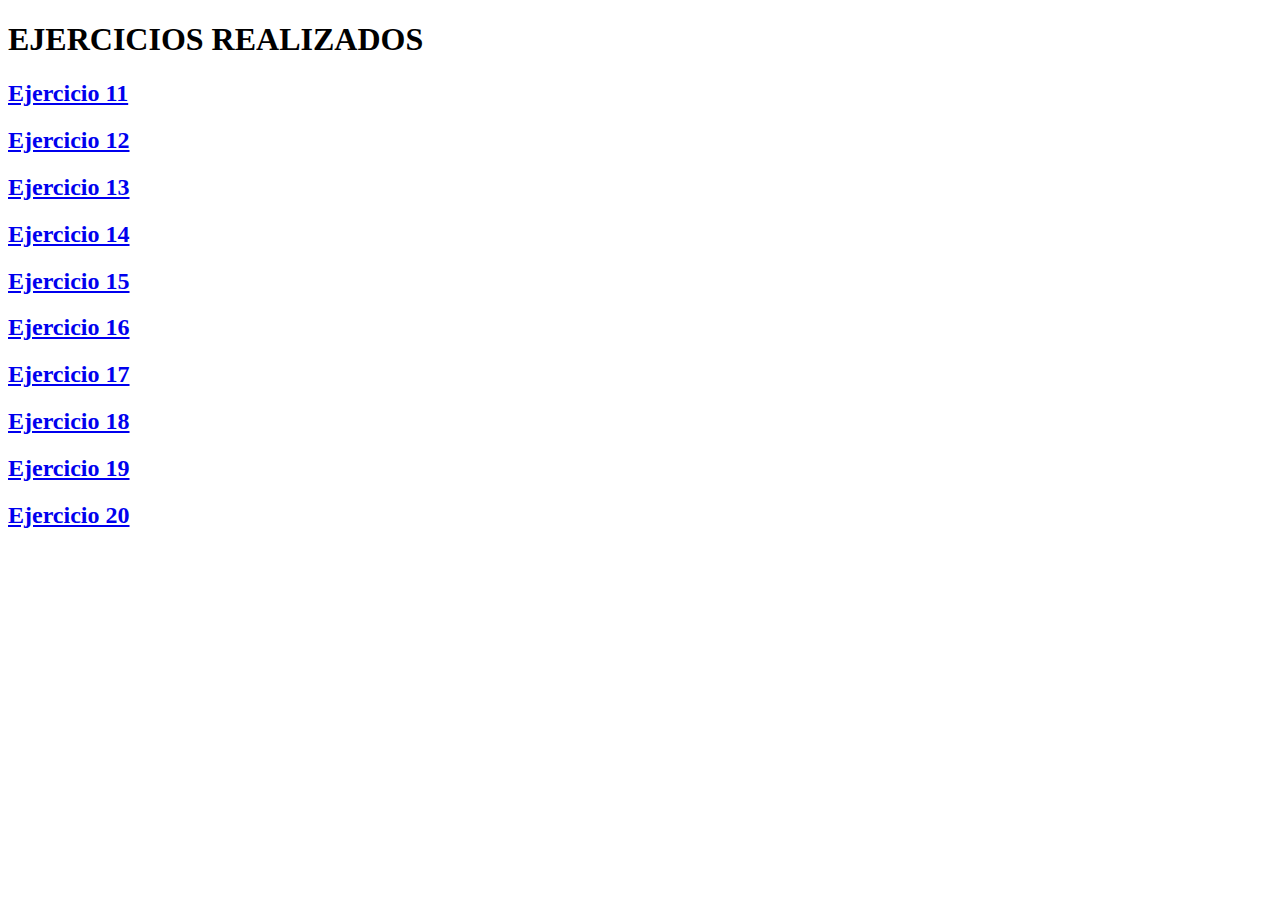
<file: index.html>
<!DOCTYPE html>
<html lang="en">
<head>
    <meta charset="UTF-8">
    <meta http-equiv="X-UA-Compatible" content="IE=edge">
    <meta name="viewport" content="width=device-width, initial-scale=1.0">
    <title>Main</title>
</head>
<body>
    <h1>EJERCICIOS REALIZADOS</h1>
    <h2>
        <a href="./deportes/donde2.html">
            Ejercicio 11
        </a>
    </h2>
    <h2>
        <a href="./deportes/instalaciones.html">
            Ejercicio 12
        </a>
    </h2>
    <h2>
        <a href="./ejercicio13/ejercicio13.html">
            Ejercicio 13
        </a>
    </h2>
    <h2>
        <a href="./Pages/ejercicio14.html">
            Ejercicio 14
        </a>
    </h2>
    <h2>
        <a href="./Pages/ejercicio15.html">
            Ejercicio 15
        </a>
    </h2>
    <h2>
        <a href="./Pages/ejercicio16.html">
            Ejercicio 16
        </a>
    </h2>
    <h2>
        <a href="./Pages/ejercicio17.html">
            Ejercicio 17
        </a>
    </h2>
    <h2>
        <a href="./Pages/ejercicio18.html">
            Ejercicio 18
        </a>
    </h2>
    <h2>
        <a href="./Pages/ejercicio19.html">
            Ejercicio 19
        </a>
    </h2>
    <h2>
        <a href="./Pages/ejercicio20.html">
            Ejercicio 20
        </a>
    </h2>
</body>
</html>
</file>
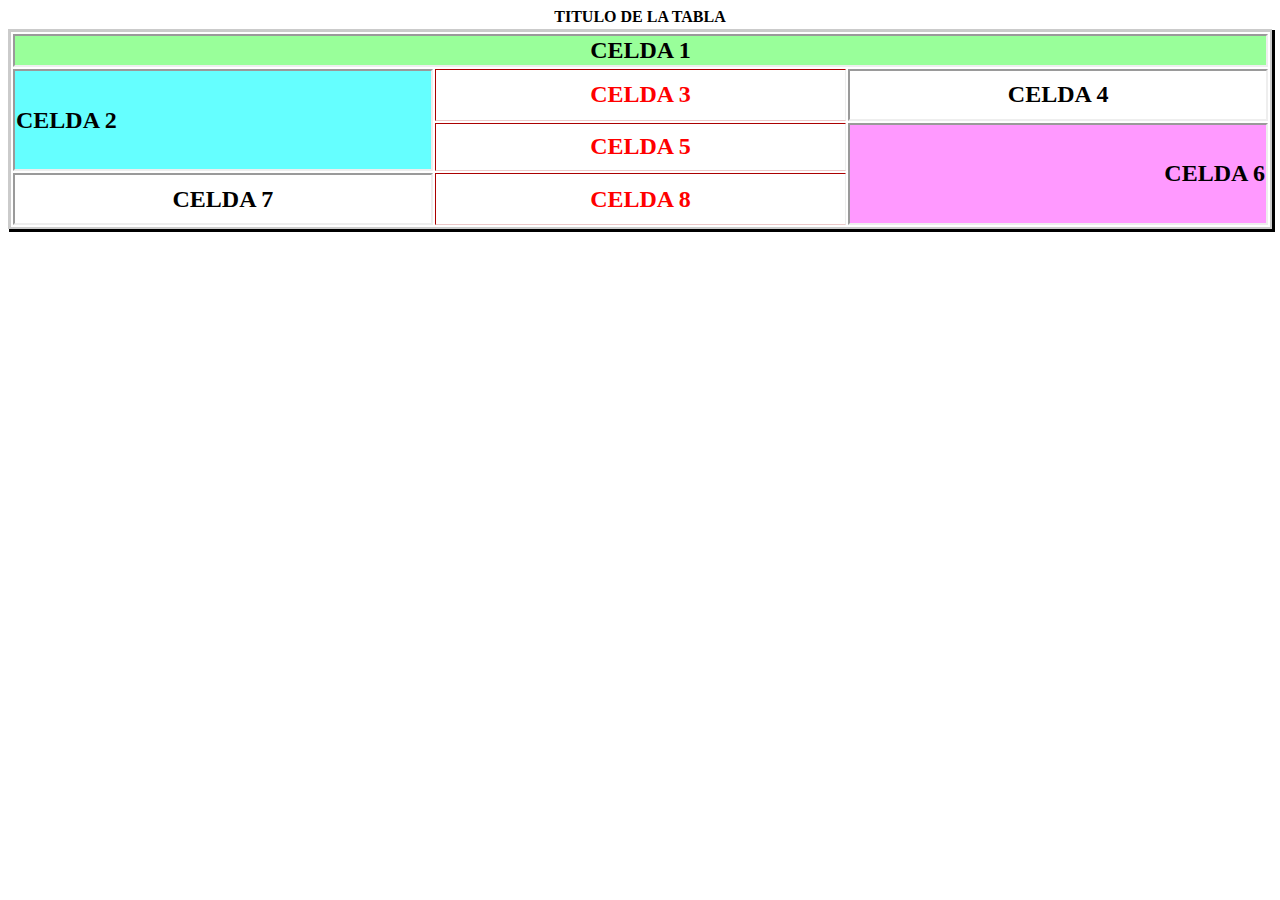
<file: ejercicio13/ejercicio13.html>
<!DOCTYPE html>
<html lang="en">
<head>
    <meta charset="UTF-8">
    <meta http-equiv="X-UA-Compatible" content="IE=edge">
    <meta name="viewport" content="width=device-width, initial-scale=1.0">
    <link rel="stylesheet" href="./css/ejercicio13.css">
    <title>Document</title>
</head>
<body>
    <p>TITULO DE LA TABLA</p>
    <table>
        <thead>
            <tr>
                <th colspan="3">CELDA 1</th>
            </tr>
        </thead>
        <tbody>
            <tr>
                <td id="celda2" rowspan="2">CELDA 2</td>
                <td class="col2">CELDA 3</td>
                <td>CELDA 4</td>
            </tr>
            <tr>
                <td class="col2">CELDA 5</td>
                <td id="celda6" rowspan="2">CELDA 6</td>
            </tr>
            <tr>
                <td>CELDA 7</td>
                <td class="col2">CELDA 8</td>
            </tr>
        </tbody>
    </table>
</body>
</html>
</file>
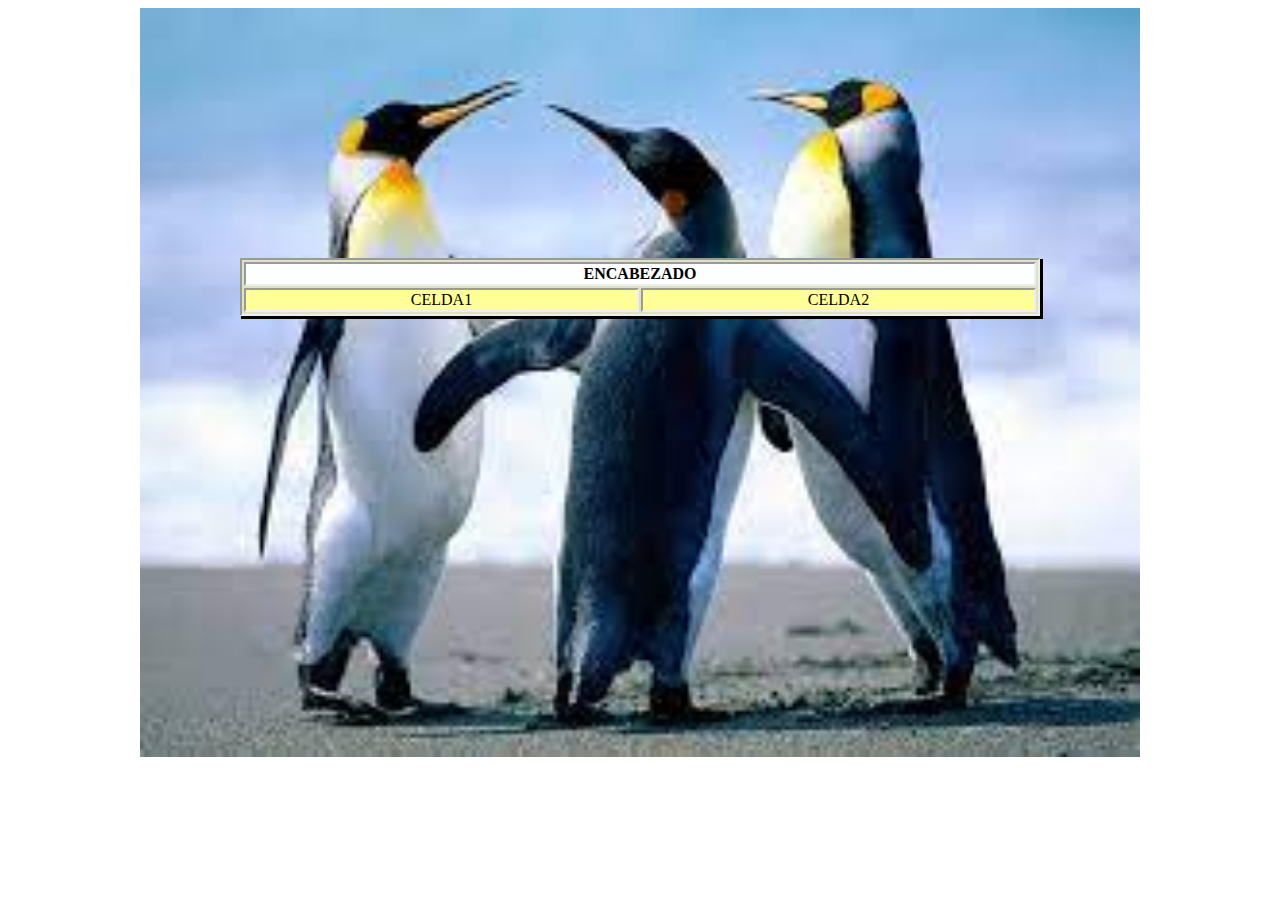
<file: ejercicio14/ejercicio14.html>
<!DOCTYPE html>
<html lang="en">
<head>
    <meta charset="UTF-8">
    <meta name="viewport" content="width=device-width, initial-scale=1.0">
    <link rel="stylesheet" href="./css/style.css">
    <title>Document</title>
</head>
<body>
    <div id="pinguin">
        <table>
            <tr>
                <th colspan="2">ENCABEZADO</th>
            </tr>
            <tr>
                <td>CELDA1</td>
                <td>CELDA2</td>
            </tr>
        </table>
    </div>
</body>
</html>
</file>
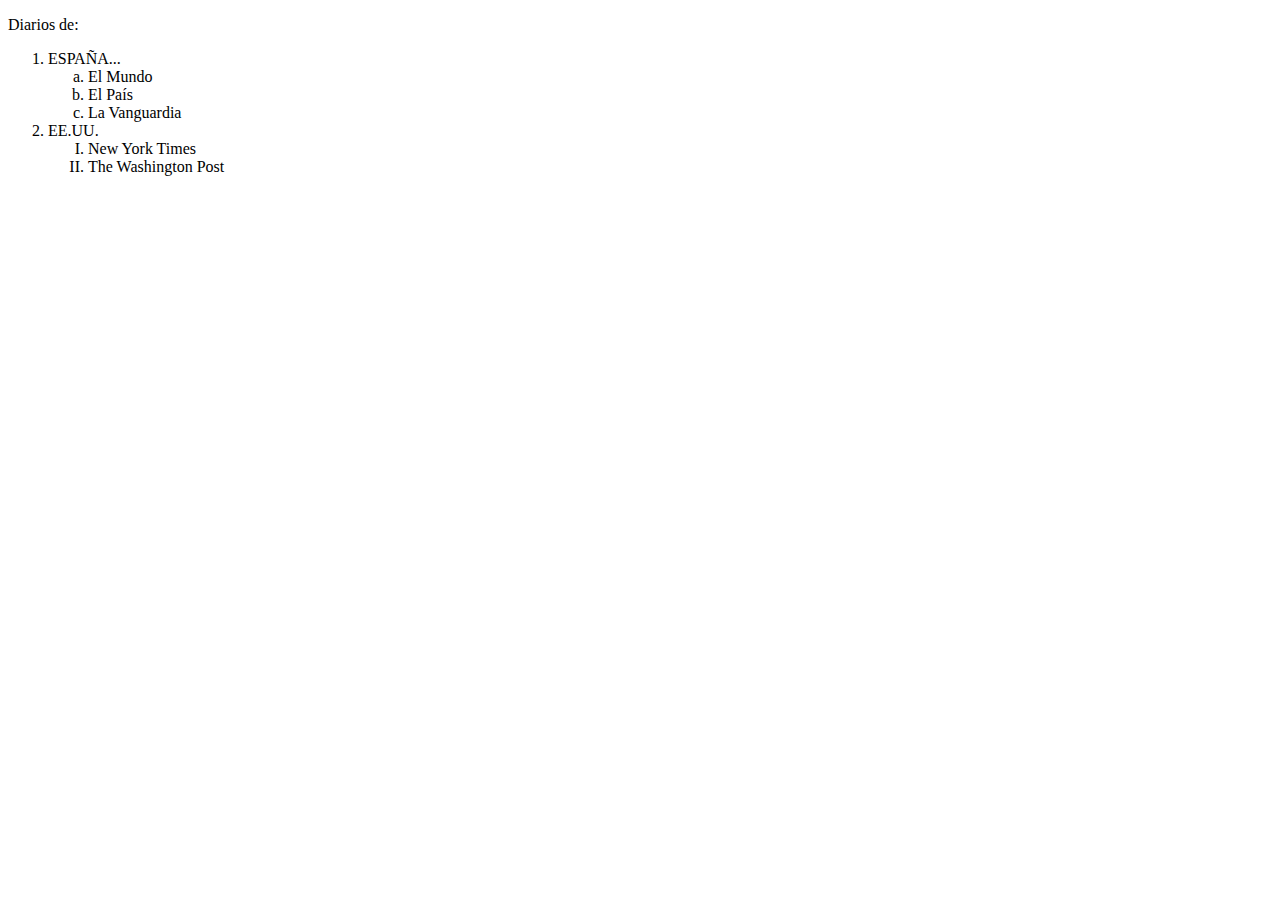
<file: ejercicio15/ejercicio15.html>
<!DOCTYPE html>
<html lang="en">
<head>
    <meta charset="UTF-8">
    <meta name="viewport" content="width=device-width, initial-scale=1.0">
    <link rel="stylesheet" href="./css/style.css">
    <title>Document</title>
</head>
<body>
    <p>Diarios de:</p>
    <ol>
        <li>
            ESPAÑA...
            <ol class="alphabet">
                <li >El Mundo</li>
                <li >El País</li>
                <li >La Vanguardia</li>
            </ol>
        </li>
        <li>
            EE.UU.
            <ol class="roman">
                <li >New York Times</li>
                <li >The Washington Post</li>
            </ol>
        </li>
    </ol>
</body>
</html>
</file>
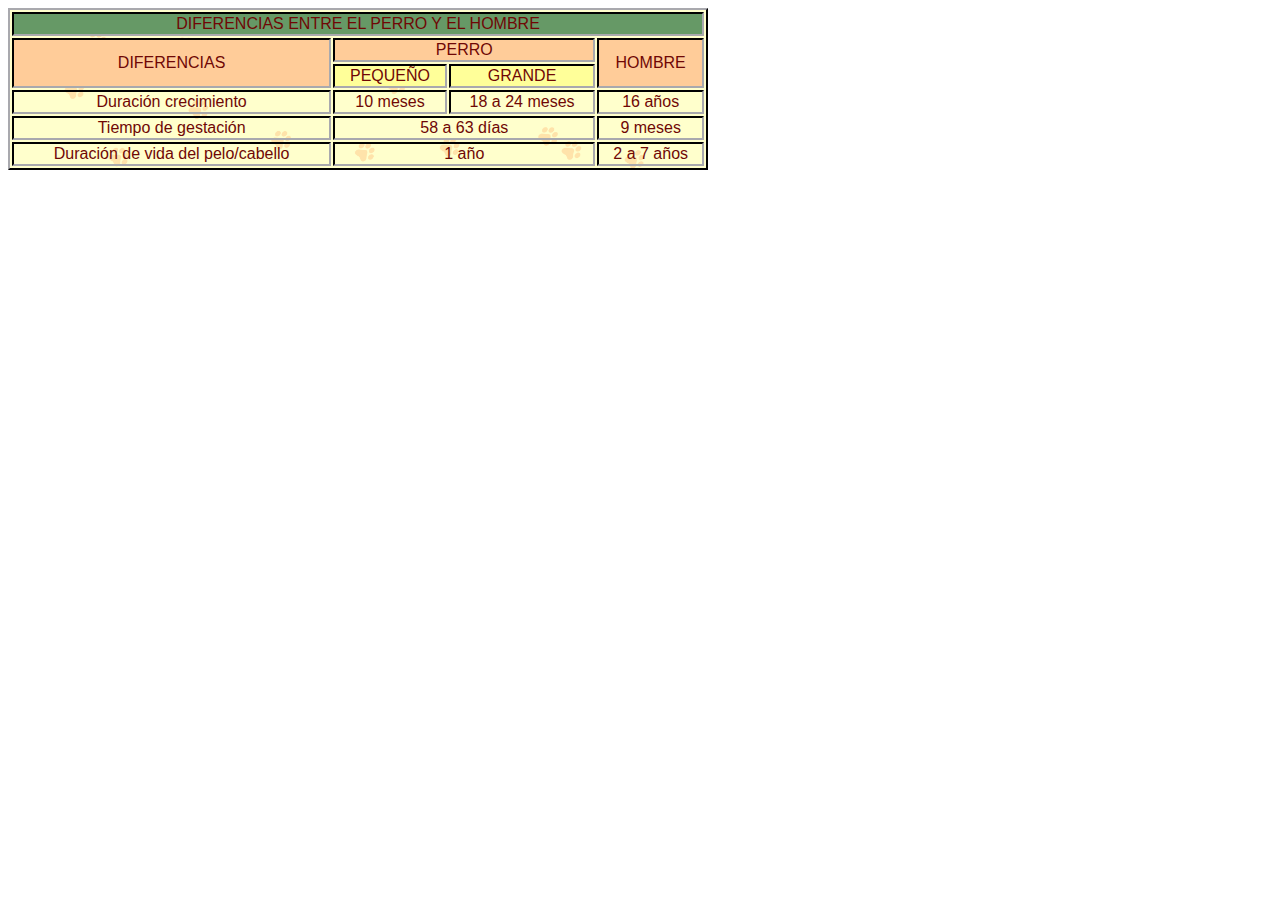
<file: ejercicio16/ejercicio16.html>
<!DOCTYPE html>
<html lang="en">
<head>
    <meta charset="UTF-8">
    <meta name="viewport" content="width=device-width, initial-scale=1.0">
    <link rel="stylesheet" href="./css/style.css">
    <title>Document</title>
</head>
<body>
    <table>
        <tr>
            <th colspan="4">DIFERENCIAS ENTRE EL PERRO Y EL HOMBRE</th>
        </tr>
        <tr class="subenunciado">
            <td rowspan="2">DIFERENCIAS</td>
            <td colspan="2">PERRO</td>
            <td rowspan="2">HOMBRE</td>
        </tr>
        <tr class="diferent">
            <td>PEQUEÑO</td>
            <td>GRANDE</td>
        </tr>
        <tr>
            <td>Duración crecimiento</td>
            <td>10 meses</td>
            <td>18 a 24 meses</td>
            <td>16 años</td>
        </tr>
        <tr>
            <td>Tiempo de gestación</td>
            <td colspan="2"> 58 a 63 días</td>
            <td>9 meses</td>
        </tr>
        <tr>
            <td>Duración de vida del pelo/cabello</td>
            <td colspan="2">1 año</td>
            <td>2 a 7 años</td>
        </tr>
    </table>
</body>
</html>
</file>
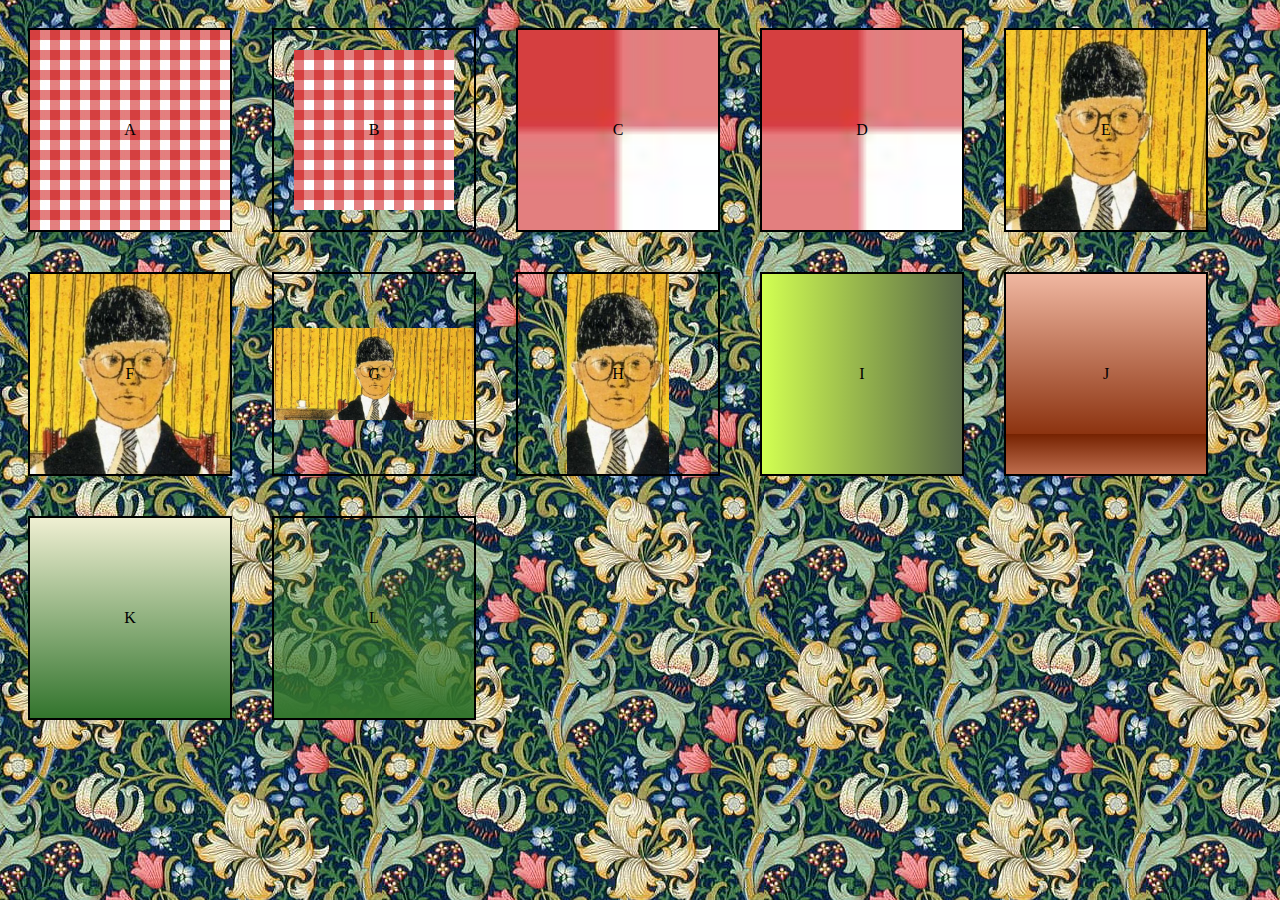
<file: ejercicio17/ejercicio17.html>
<!DOCTYPE html>
<html lang="en">
<head>
    <meta charset="UTF-8">
    <meta http-equiv="X-UA-Compatible" content="IE=edge">
    <meta name="viewport" content="width=device-width, initial-scale=1.0">
    <link rel="stylesheet" href="./css/style.css">
    <title>Document</title>
</head>
<body>
    <div class="caja modA"><div>A</div></div>
    <div class="caja modB"><div>B</div></div><!-- </div> -->
    <div class="caja modC"><div>C</div></div>
    <div class="caja modD"><div>D</div></div>
    <div class="caja modE"><div>E</div></div>
    <div class="caja modF"><div>F</div></div>
    <div class="caja modG"><div>G</div></div>
    <div class="caja modH"><div>H</div></div>
    <div class="caja modI"><div>I</div></div>
    <div class="caja modJ"><div>J</div></div>
    <div class="caja modK"><div>K</div></div>
    <div class="caja modL"><div>L</div></div>
</body>
</html>
</file>
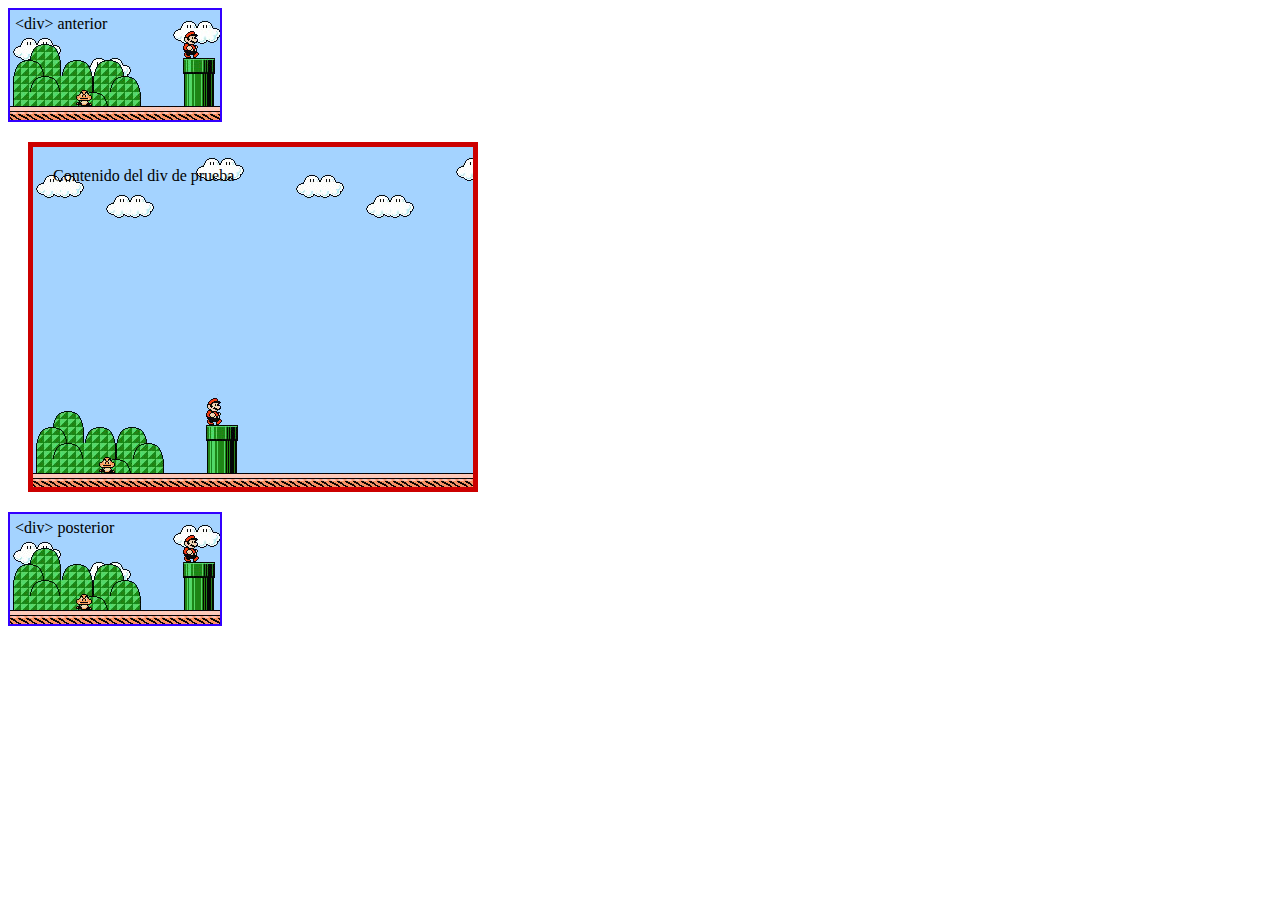
<file: ejercicio18/ejercicio18.html>
<!DOCTYPE html>
<html lang="en">
<head>
    <meta charset="UTF-8">
    <meta name="viewport" content="width=device-width, initial-scale=1.0">
    <link rel="stylesheet" href="./css/style.css">
    <title>Document</title>
</head>
<body>
    <div  class="sky">
        &lt;div&gt; anterior
    </div>
    <div class="sky2">
        Contenido del div de prueba
    </div>
    <div  class="sky">
        &lt;div&gt; posterior
    </div>
</body>
</html>
</file>
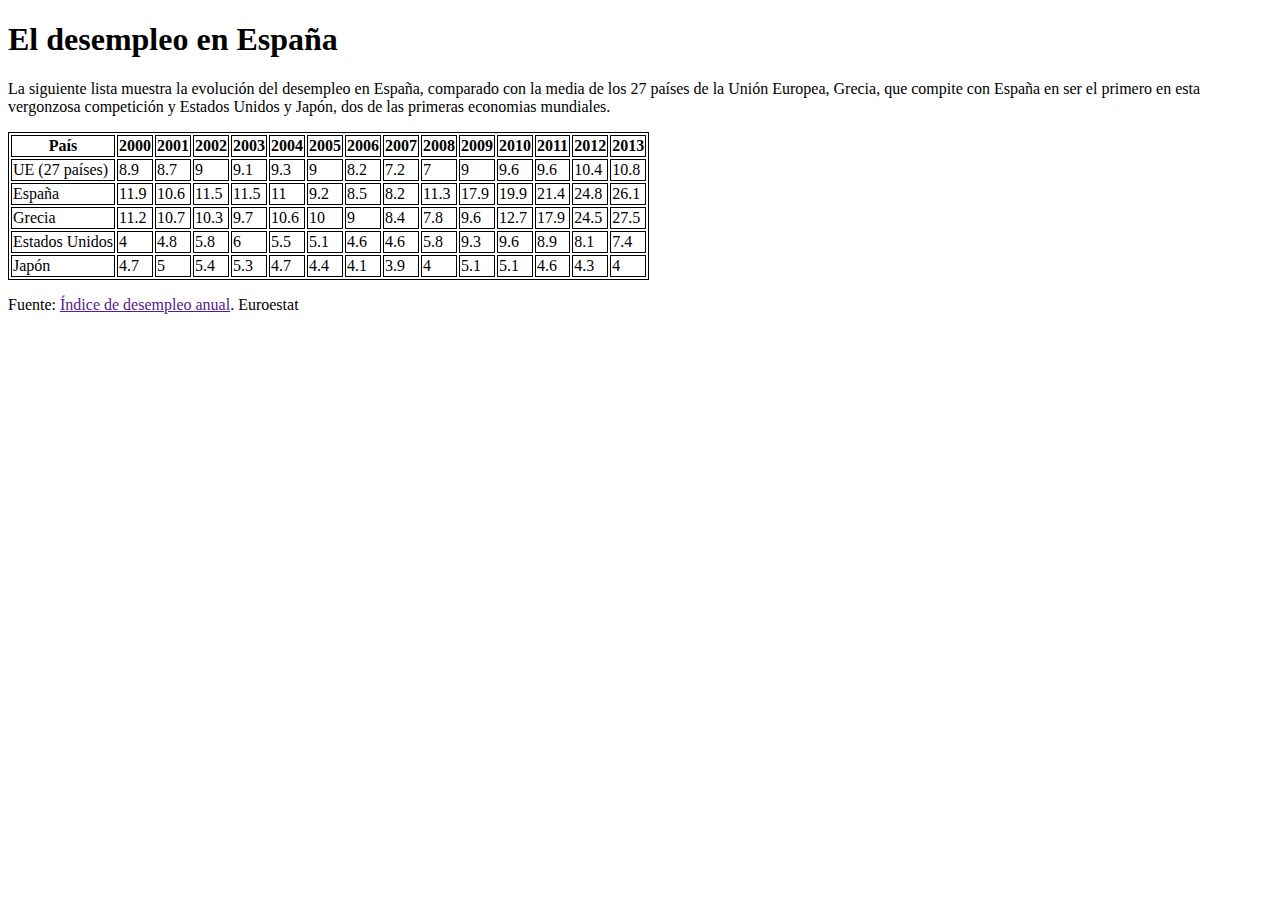
<file: ejercicio19/ejercicio19.html>
<!DOCTYPE html>
<html lang="en">
<head>
    <meta charset="UTF-8">
    <meta name="viewport" content="width=device-width, initial-scale=1.0">
    <link rel="stylesheet" href="./css/style.css">
    <title>Document</title>
</head>
<body>
    <h1>El desempleo en España</h1>
    <p>
        La siguiente lista muestra la evolución del desempleo en España, 
        comparado con la media de los 27 países de la Unión Europea,
        Grecia, que compite con España en ser el primero en esta 
        vergonzosa competición y Estados Unidos y Japón, dos de las 
        primeras economias mundiales.
    </p>
    <table>
        <tr>
            <th>País</th>
            <th>2000</th>
            <th>2001</th>
            <th>2002</th>
            <th>2003</th>
            <th>2004</th>
            <th>2005</th>
            <th>2006</th>
            <th>2007</th>
            <th>2008</th>
            <th>2009</th>
            <th>2010</th>
            <th>2011</th>
            <th>2012</th>
            <th>2013</th>
        </tr>
        <tr>
            <td>UE (27 países)</td>
            <td>8.9</td>
            <td>8.7</td>
            <td>9</td>
            <td>9.1</td>
            <td>9.3</td>
            <td>9</td>
            <td>8.2</td>
            <td>7.2</td>
            <td>7</td>
            <td>9</td>
            <td>9.6</td>
            <td>9.6</td>
            <td>10.4</td>
            <td>10.8</td>
        </tr>
        <tr>
            <td>España</td>
            <td>11.9</td>
            <td>10.6</td>
            <td>11.5</td>
            <td>11.5</td>
            <td>11</td>
            <td>9.2</td>
            <td>8.5</td>
            <td>8.2</td>
            <td>11.3</td>
            <td>17.9</td>
            <td>19.9</td>
            <td>21.4</td>
            <td>24.8</td>
            <td>26.1</td>
        </tr>
        <tr>
            <td>Grecia</td>
            <td>11.2</td>
            <td>10.7</td>
            <td>10.3</td>
            <td>9.7</td>
            <td>10.6</td>
            <td>10</td>
            <td>9</td>
            <td>8.4</td>
            <td>7.8</td>
            <td>9.6</td>
            <td>12.7</td>
            <td>17.9</td>
            <td>24.5</td>
            <td>27.5</td>
        </tr>
        <tr>
            <td>Estados Unidos</td>
            <td>4</td>
            <td>4.8</td>
            <td>5.8</td>
            <td>6</td>
            <td>5.5</td>
            <td>5.1</td>
            <td>4.6</td>
            <td>4.6</td>
            <td>5.8</td>
            <td>9.3</td>
            <td>9.6</td>
            <td>8.9</td>
            <td>8.1</td>
            <td>7.4</td>
        </tr>
        <tr>
            <td>Japón</td>
            <td>4.7</td>
            <td>5</td>
            <td>5.4</td>
            <td>5.3</td>
            <td>4.7</td>
            <td>4.4</td>
            <td>4.1</td>
            <td>3.9</td>
            <td>4</td>
            <td>5.1</td>
            <td>5.1</td>
            <td>4.6</td>
            <td>4.3</td>
            <td>4</td>
        </tr>
    </table>
    <p>Fuente: <a href="">Índice de desempleo anual</a>. Euroestat</p>
</body>
</html>
</file>
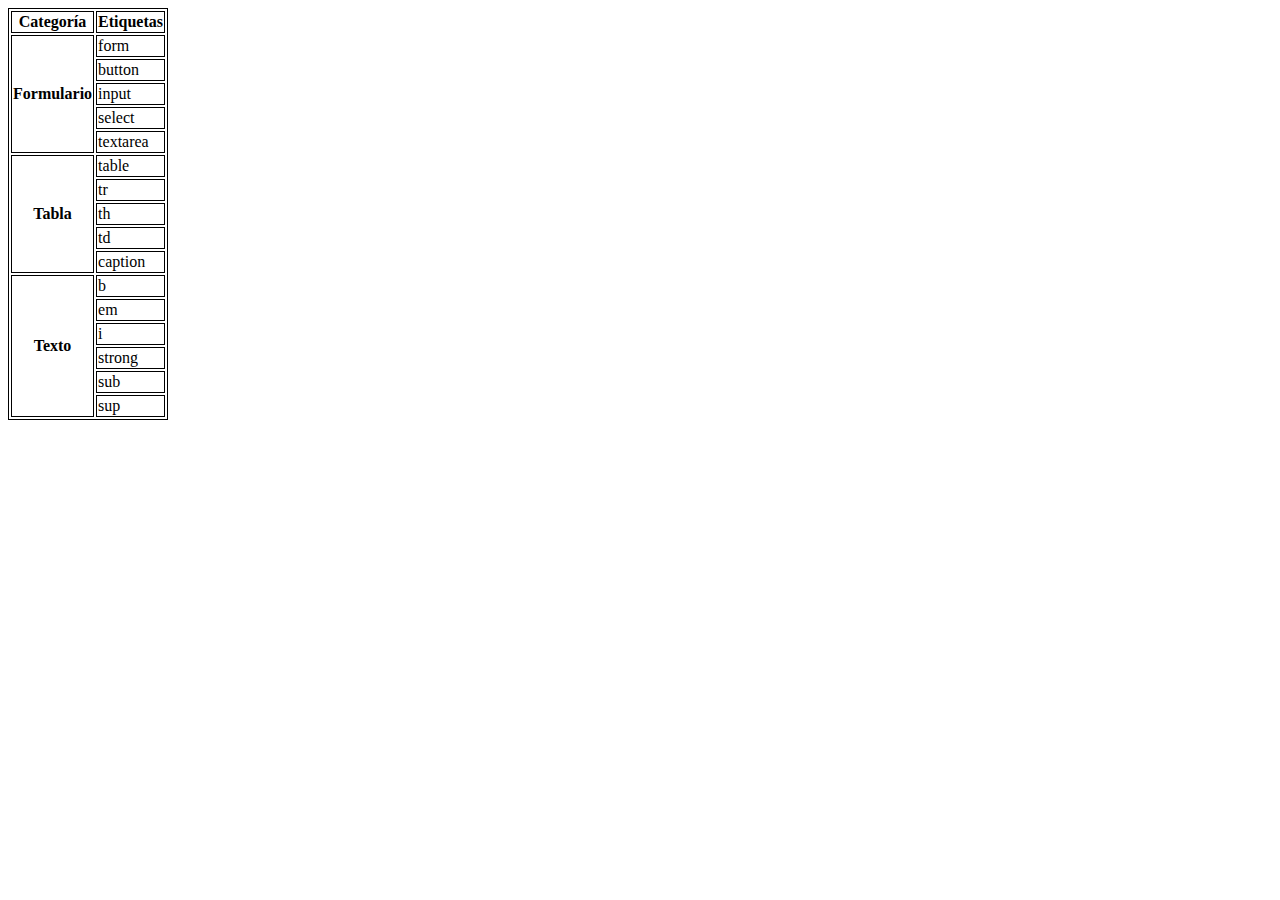
<file: ejercicio20/ejercicio20.html>
<!DOCTYPE html>
<html lang="en">
<head>
    <meta charset="UTF-8">
    <meta name="viewport" content="width=device-width, initial-scale=1.0">
    <link rel="stylesheet" href="./css/style.css">
    <title>Document</title>
</head>
<body>
    <table>
        <tr>
            <th>Categoría</th>
            <th>Etiquetas</th>
        </tr>
        <tr>
            <th rowspan="5">Formulario</th>
            <td>form</td>
        </tr>
        <tr><td>button</td></tr>
        <tr><td>input</td></tr>
        <tr><td>select</td></tr>
        <tr><td>textarea</td></tr>
        <tr>
            <th rowspan="5">Tabla</th>
            <td>table</td>
        </tr>
        <tr><td>tr</td></tr>
        <tr><td>th</td></tr>
        <tr><td>td</td></tr>
        <tr><td>caption</td></tr>
        <tr>
            <th rowspan="6">Texto</th>
            <td>b</td>
        </tr>
        <tr><td>em</td></tr>
        <tr><td>i</td></tr>
        <tr><td>strong</td></tr>
        <tr><td>sub</td></tr>
        <tr><td>sup</td></tr>
    </table>
</body>
</html>
</file>
<file: ejercicio13/css/ejercicio13.css>
body{
    text-align: center;font-weight: bold;
}
p{
    font-size: medium;
    margin: 3px 0px 3px 0px; 
}
table{
    width: 100%;
    height: 200px;
    margin: auto;
    /* border:  ; */
    border: 3px rgb(203, 203, 203) solid;
    border-bottom: 2px rgb(203, 203, 203) solid ;
    border-right: 2px rgb(203, 203, 203)  solid;
    box-shadow: rgba(0, 0, 0, 1) 2px 2px 0px 1px;
    /* border: 2px solid; */
    font-size: x-large;
    
    /* border-spacing: 0px; */
}
th, td{
    margin: 90px;
    border: 2px inset;
}
tr{
    
}
.col2 {
    color: red;
    border: 1px inset;
    border-top-color: red    ;
    border-bottom-color:rgb(236, 201, 201);
    border-right-color:rgb(238, 238, 238);
    border-left-color:red;   
}
th{
    background-color: rgb(153, 255, 154);
}
#celda2{
    text-align: left;
    background-color: rgb(101, 255, 255);
}
#celda6{
    text-align: right;
    background-color: rgb(255, 153, 255);
}
</file>
<file: ejercicio14/css/style.css>
body{
    /* width: 100vw;
    height: 100vh; */
}
#pinguin{
    margin: auto;
    display: flex;
    justify-content: center;
    text-align: center;
    width: 1000px;
    height: 750px;
    background-image: url(../img/pinguinos.jpg);
    background-repeat: no-repeat;
    background-size: contain;
}
#pinguin table{
    margin-top:250px;
    width: 80%;
    height: 20px;
    border: black 1px solid;
    background-color: #dee4c0;
    border: 2px inset;
    box-shadow: rgba(0, 0, 0, 1) 2px 2px 0px 1px;
}
th, td{
    border:  2px inset;
}
th{
    background-color: #fdfeff;
}
td{
    background-color: #feff97;
}
</file>
<file: ejercicio15/css/style.css>
.alphabet{
    list-style-type: lower-alpha;
}
.roman{
    list-style-type: upper-roman;
}
</file>
<file: ejercicio16/css/style.css>
table{
    text-align: center;
    background-image: url(../img/Proyecto_nuevo.png);
    background-repeat: no-repeat;
    background-size: cover;
    border: 2px  outset;
    border-top-color: #a9a9ae;
    border-left-color: #a9a9ae;
    border-right-color: #000;
    border-bottom-color: #000;
    width: 700px;
    color: #6f0705;
    font-family: 'Gill Sans', 'Gill Sans MT', Calibri, 'Trebuchet MS', sans-serif;
}
td, th{
    border: 2px inset;
    border-top-color: #000;
    border-left-color: #000;
    border-right-color: #a9a9ae;
    border-bottom-color: #a9a9ae;
}
th{
    font-weight: normal;
    background-color: #669966;
}
.subenunciado td{
    background-color: #ffcc99;
}
.diferent td{
    background-color: #ffff99;
}
</file>
<file: ejercicio17/css/style.css>
body{
    background-image: url('../img/ac.jpg');
}
/* div{
    text-align: center;
    width: 150px;
    height: 150px;
} */
.caja{
    width: 200px;
    height: 200px;
    border: black 2px solid;
    margin: 20px;
    float: left;
    display: flex;
    justify-content: center;
    align-items: center;
}
.modA{
    background-image: url(../img/back_mantel.jpg);
}
.modB{
    background-image: url(../img/back_mantel.jpg);
    background-clip: content-box;
    width: 160px;
    height: 160px;
    padding: 20px;
}
.modC{
    background-image: url(../img/back_mantel.jpg);
    background-size: 100%  100%;
}
.modD{
    background-image: url(../img/back_mantel.jpg);
    background-repeat: no-repeat;
    background-size: 100% 100%;
    background-origin: content-box;
}
.modE{
    background-image: url(../img/dh.jpg);
    background-repeat: no-repeat;
    background-size: cover;
}
.modF{
    background-image: url(../img/dh.jpg);
    background-repeat: no-repeat;
    background-size: cover;
    background-origin: content-box;
}
.modG{
    background-image: url(../img/dh_2.jpg);
    background-repeat: no-repeat;
    background-size: contain;
    background-position: center;
}
.modH{
    background-image: url(../img/dh_3.jpg);
    background-repeat: no-repeat;
    background-size: contain;
    background-position: center;
}
.modI{
    background: linear-gradient(to right, #d2ff52 0%, #566647 100%);
}
.modJ{
    background: linear-gradient(to bottom, rgba(240,183,161,1) 0%,
    rgba(140,51,16,1) 80%,rgba(117,34,1,1)51%, rgba(191,110,78,1) 100%);
}
.modK{
    background: linear-gradient(to top, rgba(50, 116, 45, 1) 0%,
    rgba(239, 239, 210, 1) 100%);
}
.modL{
    background: linear-gradient(to top, rgba(50,116,45,1) 0%, rgba(50,116,45,0) 100%);
}
</file>
<file: ejercicio18/css/style.css>
.sky{
    height: 100px;
    width: 200px;
    padding: 5px;
    border: 2px solid #30F ;
}
.sky2{
    width: 400px;
    height: 300px;
    padding: 20px;
    margin: 20px;
    border: 5px solid #C00 ;
    
}
div{
    background: url(../img/f01.png) left bottom repeat-x,
    url(../img/f02.png) left bottom no-repeat,
    url(../img/f03.png) left top repeat-x,
    #a4d3ff;
}
</file>
<file: ejercicio19/css/style.css>
table{
    border: 1px black solid;
}
th, td{
    border: 1px black solid;
}
</file>
<file: ejercicio20/css/style.css>
table{
    border: 1px black solid;
}
th, td{
    border: 1px black solid;
}
</file>
